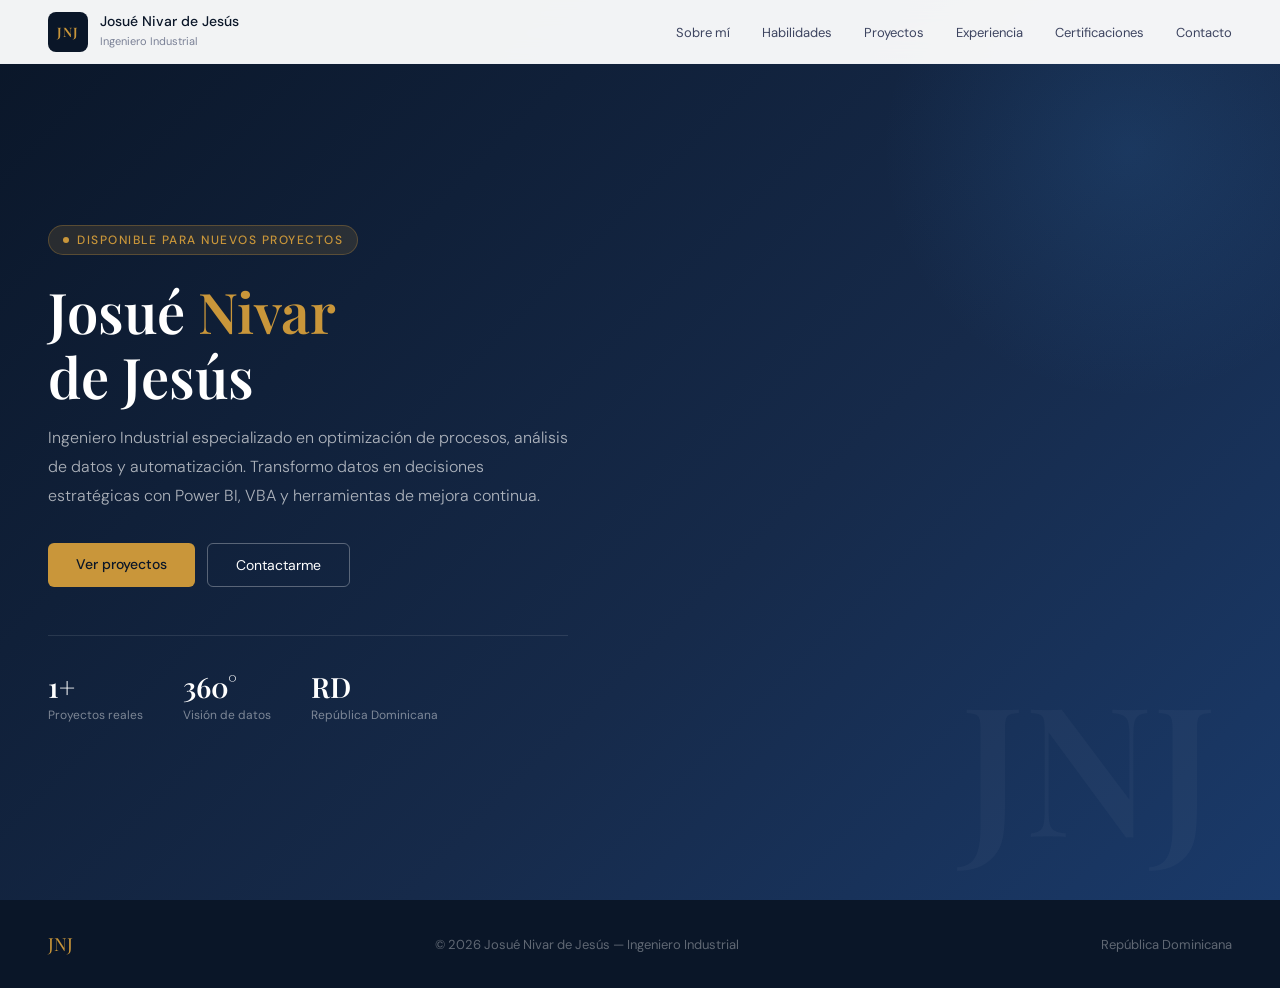
<file: index.html>
<!DOCTYPE html>
<html lang="es">
<head>
<meta charset="UTF-8" />
<meta name="viewport" content="width=device-width, initial-scale=1.0" />
<title>Josué Nivar de Jesús — Ingeniero Industrial</title>
<link href="https://fonts.googleapis.com/css2?family=Playfair+Display:wght@400;600&family=DM+Sans:wght@300;400;500&display=swap" rel="stylesheet" />
<link rel="stylesheet" href="style.css" />
</head>
<body>

<nav>
  <a href="index.html" class="nav-logo">
    <div class="logo-badge">JNJ</div>
    <div class="logo-info">
      <p>Josué Nivar de Jesús</p>
      <span>Ingeniero Industrial</span>
    </div>
  </a>
  <ul class="nav-links">
    <li><a href="sobre-mi.html">Sobre mí</a></li>
    <li><a href="habilidades.html">Habilidades</a></li>
    <li><a href="proyectos.html">Proyectos</a></li>
    <li><a href="experiencia.html">Experiencia</a></li>
    <li><a href="certificaciones.html">Certificaciones</a></li>
    <li><a href="contacto.html">Contacto</a></li>
  </ul>
  <div class="nav-toggle" onclick="toggleMenu()">☰</div>
</nav>

<section class="hero" id="inicio">
  <div class="hero-content">
    <div class="hero-tag">Disponible para nuevos proyectos</div>
    <h1>Josué <em>Nivar</em><br>de Jesús</h1>
    <p>Ingeniero Industrial especializado en optimización de procesos, análisis de datos y automatización. Transformo datos en decisiones estratégicas con Power BI, VBA y herramientas de mejora continua.</p>
    <div class="hero-btns">
      <a href="proyectos.html" class="btn-gold">Ver proyectos</a>
      <a href="contacto.html" class="btn-ghost">Contactarme</a>
    </div>
    <div class="hero-stats">
      <div>
        <div class="stat-num">1+</div>
        <div class="stat-label">Proyectos reales</div>
      </div>
      <div>
        <div class="stat-num">360°</div>
        <div class="stat-label">Visión de datos</div>
      </div>
      <div>
        <div class="stat-num">RD</div>
        <div class="stat-label">República Dominicana</div>
      </div>
    </div>
  </div>
</section>

<footer>
  <div class="footer-logo">JNJ</div>
  <p>© 2026 Josué Nivar de Jesús — Ingeniero Industrial</p>
  <p>República Dominicana</p>
</footer>

<script>
function toggleMenu() {
  document.querySelector('.nav-links').classList.toggle('open');
}
</script>
</body>
</html>
</file>
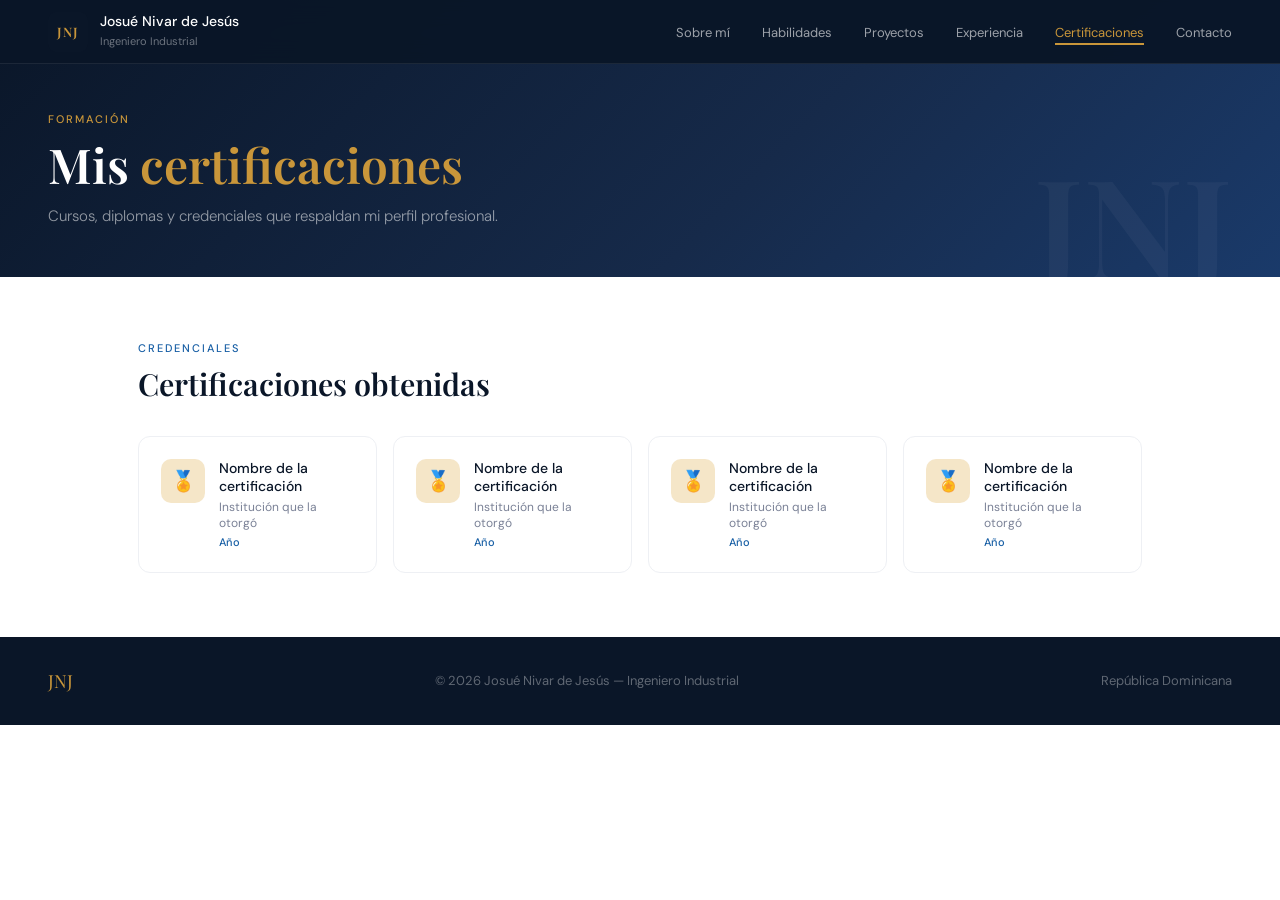
<file: certificaciones.html>
<!DOCTYPE html>
<html lang="es">
<head>
<meta charset="UTF-8" />
<meta name="viewport" content="width=device-width, initial-scale=1.0" />
<title>Certificaciones — Josué Nivar de Jesús</title>
<link rel="stylesheet" href="style.css" />
</head>
<body>

<nav class="dark">
  <a href="index.html" class="nav-logo">
    <div class="logo-badge">JNJ</div>
    <div class="logo-info">
      <p>Josué Nivar de Jesús</p>
      <span>Ingeniero Industrial</span>
    </div>
  </a>
  <ul class="nav-links">
    <li><a href="sobre-mi.html">Sobre mí</a></li>
    <li><a href="habilidades.html">Habilidades</a></li>
    <li><a href="proyectos.html">Proyectos</a></li>
    <li><a href="experiencia.html">Experiencia</a></li>
    <li><a href="certificaciones.html" class="active">Certificaciones</a></li>
    <li><a href="contacto.html">Contacto</a></li>
  </ul>
  <div class="nav-toggle" onclick="toggleMenu()">☰</div>
</nav>

<div class="page-header" data-initials="JNJ">
  <div class="page-header-tag">Formación</div>
  <h1>Mis <em>certificaciones</em></h1>
  <p>Cursos, diplomas y credenciales que respaldan mi perfil profesional.</p>
</div>

<div class="content">
  <div class="section-tag">Credenciales</div>
  <h2 class="section-title">Certificaciones obtenidas</h2>
  <div class="grid-2">

    <div class="cert-card">
      <div class="cert-icon">🏅</div>
      <div>
        <div class="cert-name">Nombre de la certificación</div>
        <div class="cert-inst">Institución que la otorgó</div>
        <div class="cert-year">Año</div>
      </div>
    </div>

    <div class="cert-card">
      <div class="cert-icon">🏅</div>
      <div>
        <div class="cert-name">Nombre de la certificación</div>
        <div class="cert-inst">Institución que la otorgó</div>
        <div class="cert-year">Año</div>
      </div>
    </div>

    <div class="cert-card">
      <div class="cert-icon">🏅</div>
      <div>
        <div class="cert-name">Nombre de la certificación</div>
        <div class="cert-inst">Institución que la otorgó</div>
        <div class="cert-year">Año</div>
      </div>
    </div>

    <div class="cert-card">
      <div class="cert-icon">🏅</div>
      <div>
        <div class="cert-name">Nombre de la certificación</div>
        <div class="cert-inst">Institución que la otorgó</div>
        <div class="cert-year">Año</div>
      </div>
    </div>

  </div>
</div>

<footer>
  <div class="footer-logo">JNJ</div>
  <p>© 2026 Josué Nivar de Jesús — Ingeniero Industrial</p>
  <p>República Dominicana</p>
</footer>

<script>
function toggleMenu() { document.querySelector('.nav-links').classList.toggle('open'); }
</script>
</body>
</html>
</file>
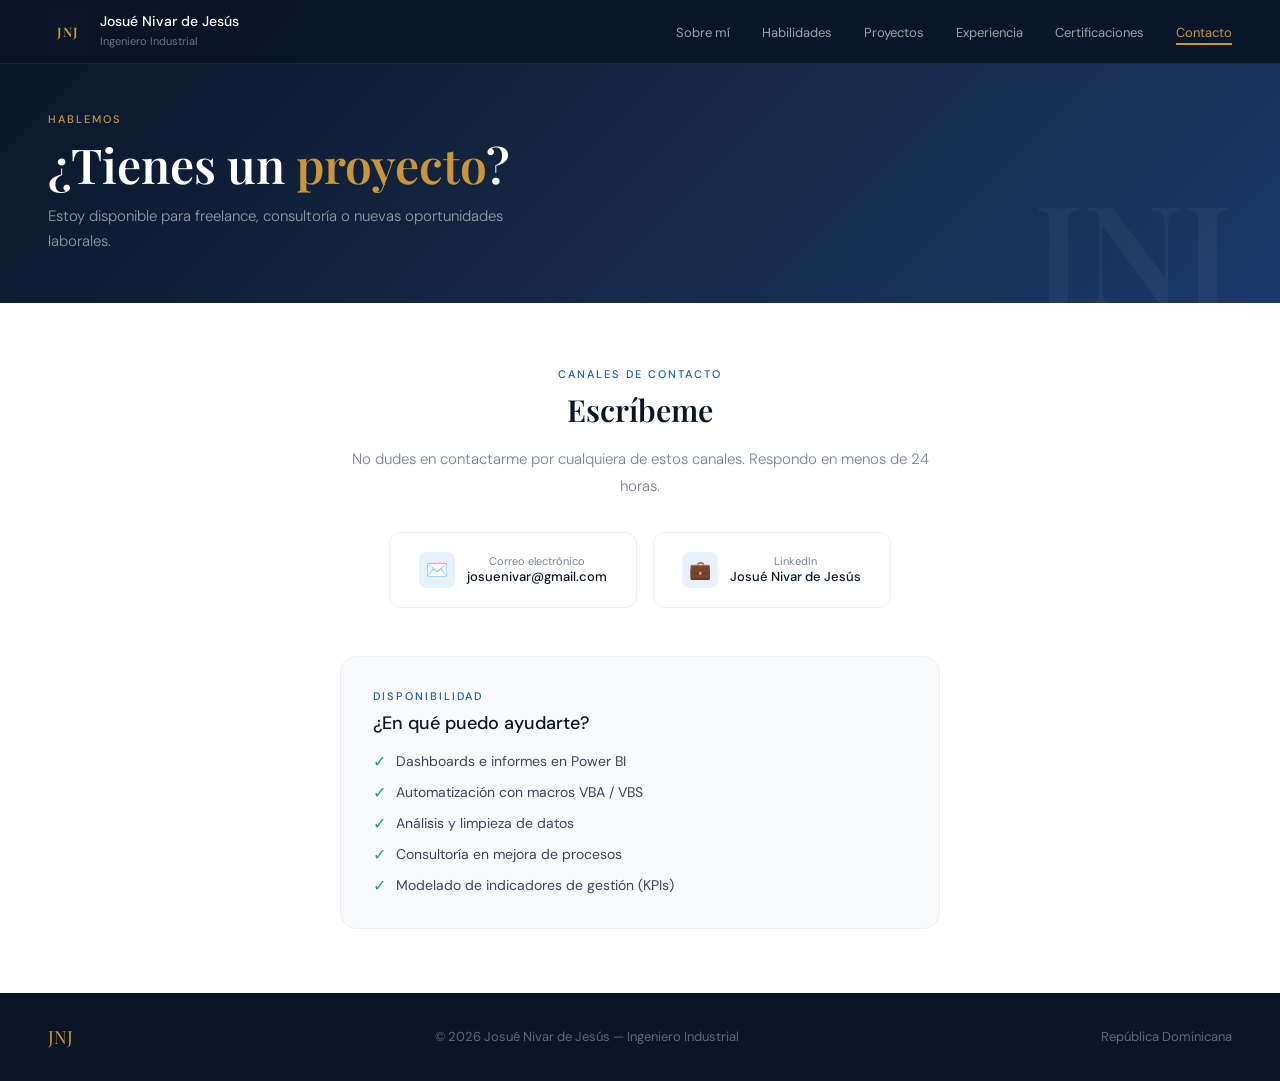
<file: contacto.html>
<!DOCTYPE html>
<html lang="es">
<head>
<meta charset="UTF-8" />
<meta name="viewport" content="width=device-width, initial-scale=1.0" />
<title>Contacto — Josué Nivar de Jesús</title>
<link rel="stylesheet" href="style.css" />
</head>
<body>

<nav class="dark">
  <a href="index.html" class="nav-logo">
    <div class="logo-badge">JNJ</div>
    <div class="logo-info">
      <p>Josué Nivar de Jesús</p>
      <span>Ingeniero Industrial</span>
    </div>
  </a>
  <ul class="nav-links">
    <li><a href="sobre-mi.html">Sobre mí</a></li>
    <li><a href="habilidades.html">Habilidades</a></li>
    <li><a href="proyectos.html">Proyectos</a></li>
    <li><a href="experiencia.html">Experiencia</a></li>
    <li><a href="certificaciones.html">Certificaciones</a></li>
    <li><a href="contacto.html" class="active">Contacto</a></li>
  </ul>
  <div class="nav-toggle" onclick="toggleMenu()">☰</div>
</nav>

<div class="page-header" data-initials="JNJ">
  <div class="page-header-tag">Hablemos</div>
  <h1>¿Tienes un <em>proyecto</em>?</h1>
  <p>Estoy disponible para freelance, consultoría o nuevas oportunidades laborales.</p>
</div>

<div class="content">
  <div class="contact-inner">
    <div class="section-tag" style="text-align:center;">Canales de contacto</div>
    <h2 class="section-title" style="text-align:center; margin-bottom: 1rem;">Escríbeme</h2>
    <p>No dudes en contactarme por cualquiera de estos canales. Respondo en menos de 24 horas.</p>
    <div class="contact-cards">
      <a href="mailto:josuenivar@gmail.com" class="contact-card">
        <div class="contact-card-icon">✉️</div>
        <div>
          <div class="contact-card-label">Correo electrónico</div>
          <div class="contact-card-value">josuenivar@gmail.com</div>
        </div>
      </a>
      <a href="https://www.linkedin.com/in/josu%C3%A9-nivar-de-jes%C3%BAs" target="_blank" class="contact-card">
        <div class="contact-card-icon">💼</div>
        <div>
          <div class="contact-card-label">LinkedIn</div>
          <div class="contact-card-value">Josué Nivar de Jesús</div>
        </div>
      </a>
    </div>

    <div style="margin-top: 3rem; padding: 2rem; background: var(--gray-50); border-radius: 16px; border: 1px solid var(--gray-100); text-align: left;">
      <div class="section-tag">Disponibilidad</div>
      <h3 style="font-size: 18px; font-weight: 500; color: var(--navy); margin-bottom: 1rem;">¿En qué puedo ayudarte?</h3>
      <div style="display: flex; flex-direction: column; gap: 10px;">
        <div style="display: flex; align-items: center; gap: 10px; font-size: 14px; color: var(--gray-700);">
          <span style="color: #1D9E75; font-size: 16px;">✓</span> Dashboards e informes en Power BI
        </div>
        <div style="display: flex; align-items: center; gap: 10px; font-size: 14px; color: var(--gray-700);">
          <span style="color: #1D9E75; font-size: 16px;">✓</span> Automatización con macros VBA / VBS
        </div>
        <div style="display: flex; align-items: center; gap: 10px; font-size: 14px; color: var(--gray-700);">
          <span style="color: #1D9E75; font-size: 16px;">✓</span> Análisis y limpieza de datos
        </div>
        <div style="display: flex; align-items: center; gap: 10px; font-size: 14px; color: var(--gray-700);">
          <span style="color: #1D9E75; font-size: 16px;">✓</span> Consultoría en mejora de procesos
        </div>
        <div style="display: flex; align-items: center; gap: 10px; font-size: 14px; color: var(--gray-700);">
          <span style="color: #1D9E75; font-size: 16px;">✓</span> Modelado de indicadores de gestión (KPIs)
        </div>
      </div>
    </div>
  </div>
</div>

<footer>
  <div class="footer-logo">JNJ</div>
  <p>© 2026 Josué Nivar de Jesús — Ingeniero Industrial</p>
  <p>República Dominicana</p>
</footer>

<script>
function toggleMenu() { document.querySelector('.nav-links').classList.toggle('open'); }
</script>
</body>
</html>
</file>
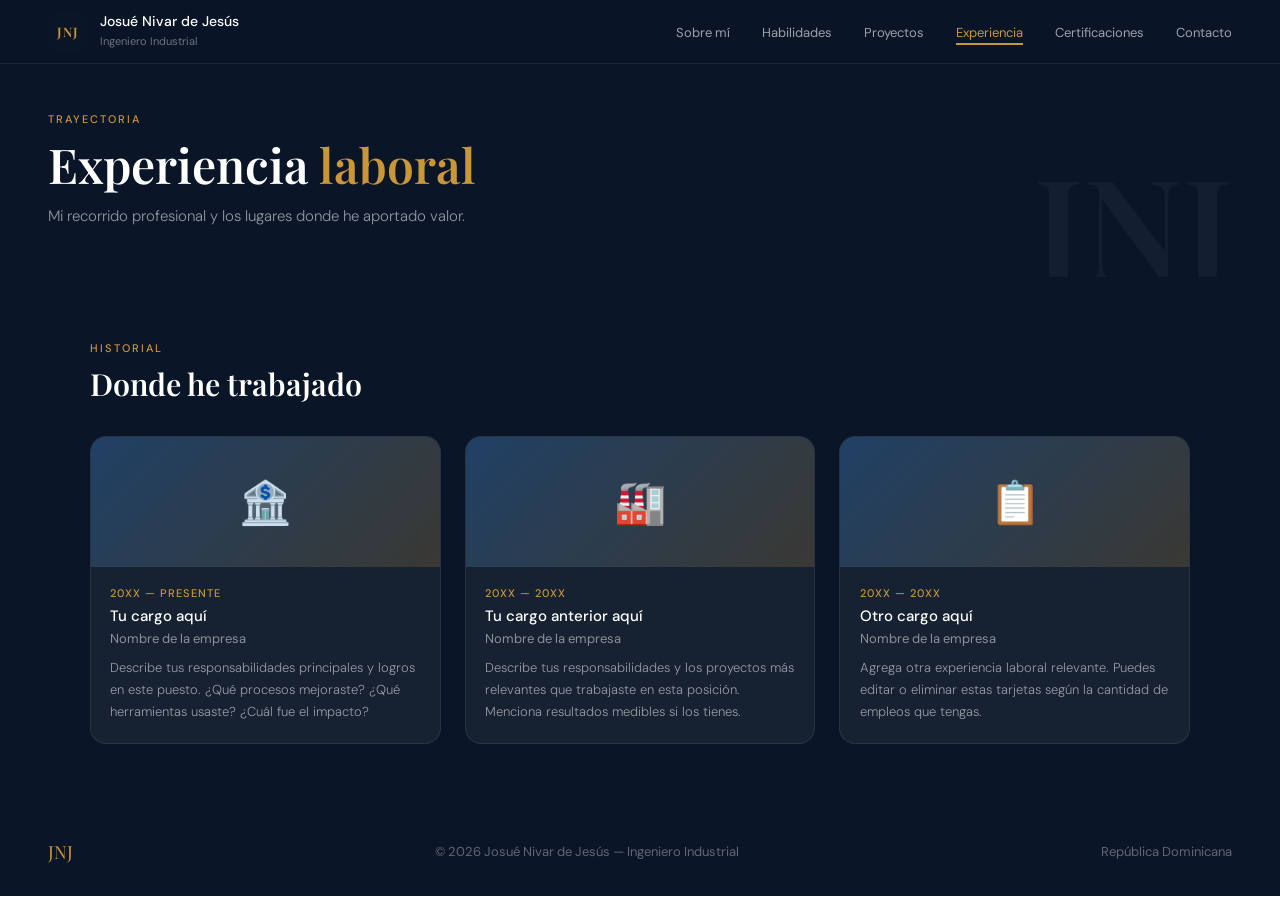
<file: experiencia.html>
<!DOCTYPE html>
<html lang="es">
<head>
<meta charset="UTF-8" />
<meta name="viewport" content="width=device-width, initial-scale=1.0" />
<title>Experiencia — Josué Nivar de Jesús</title>
<link rel="stylesheet" href="style.css" />
</head>
<body>

<nav class="dark">
  <a href="index.html" class="nav-logo">
    <div class="logo-badge">JNJ</div>
    <div class="logo-info">
      <p>Josué Nivar de Jesús</p>
      <span>Ingeniero Industrial</span>
    </div>
  </a>
  <ul class="nav-links">
    <li><a href="sobre-mi.html">Sobre mí</a></li>
    <li><a href="habilidades.html">Habilidades</a></li>
    <li><a href="proyectos.html">Proyectos</a></li>
    <li><a href="experiencia.html" class="active">Experiencia</a></li>
    <li><a href="certificaciones.html">Certificaciones</a></li>
    <li><a href="contacto.html">Contacto</a></li>
  </ul>
  <div class="nav-toggle" onclick="toggleMenu()">☰</div>
</nav>

<div class="page-header bg-dark" data-initials="JNJ">
  <div class="page-header-tag">Trayectoria</div>
  <h1>Experiencia <em>laboral</em></h1>
  <p>Mi recorrido profesional y los lugares donde he aportado valor.</p>
</div>

<div class="bg-dark" style="padding: 4rem 3rem;">
  <div style="max-width: 1100px; margin: 0 auto;">
    <div class="section-tag" style="color: var(--gold);">Historial</div>
    <h2 class="section-title" style="color: white; margin-bottom: 2rem;">Donde he trabajado</h2>
    <div class="grid-3">

      <div class="exp-card">
        <div class="exp-card-img">🏦</div>
        <div class="exp-card-body">
          <div class="exp-period">20XX — Presente</div>
          <div class="exp-role">Tu cargo aquí</div>
          <div class="exp-company">Nombre de la empresa</div>
          <div class="exp-desc">Describe tus responsabilidades principales y logros en este puesto. ¿Qué procesos mejoraste? ¿Qué herramientas usaste? ¿Cuál fue el impacto?</div>
        </div>
      </div>

      <div class="exp-card">
        <div class="exp-card-img">🏭</div>
        <div class="exp-card-body">
          <div class="exp-period">20XX — 20XX</div>
          <div class="exp-role">Tu cargo anterior aquí</div>
          <div class="exp-company">Nombre de la empresa</div>
          <div class="exp-desc">Describe tus responsabilidades y los proyectos más relevantes que trabajaste en esta posición. Menciona resultados medibles si los tienes.</div>
        </div>
      </div>

      <div class="exp-card">
        <div class="exp-card-img">📋</div>
        <div class="exp-card-body">
          <div class="exp-period">20XX — 20XX</div>
          <div class="exp-role">Otro cargo aquí</div>
          <div class="exp-company">Nombre de la empresa</div>
          <div class="exp-desc">Agrega otra experiencia laboral relevante. Puedes editar o eliminar estas tarjetas según la cantidad de empleos que tengas.</div>
        </div>
      </div>

    </div>
  </div>
</div>

<footer>
  <div class="footer-logo">JNJ</div>
  <p>© 2026 Josué Nivar de Jesús — Ingeniero Industrial</p>
  <p>República Dominicana</p>
</footer>

<script>
function toggleMenu() { document.querySelector('.nav-links').classList.toggle('open'); }
</script>
</body>
</html>
</file>
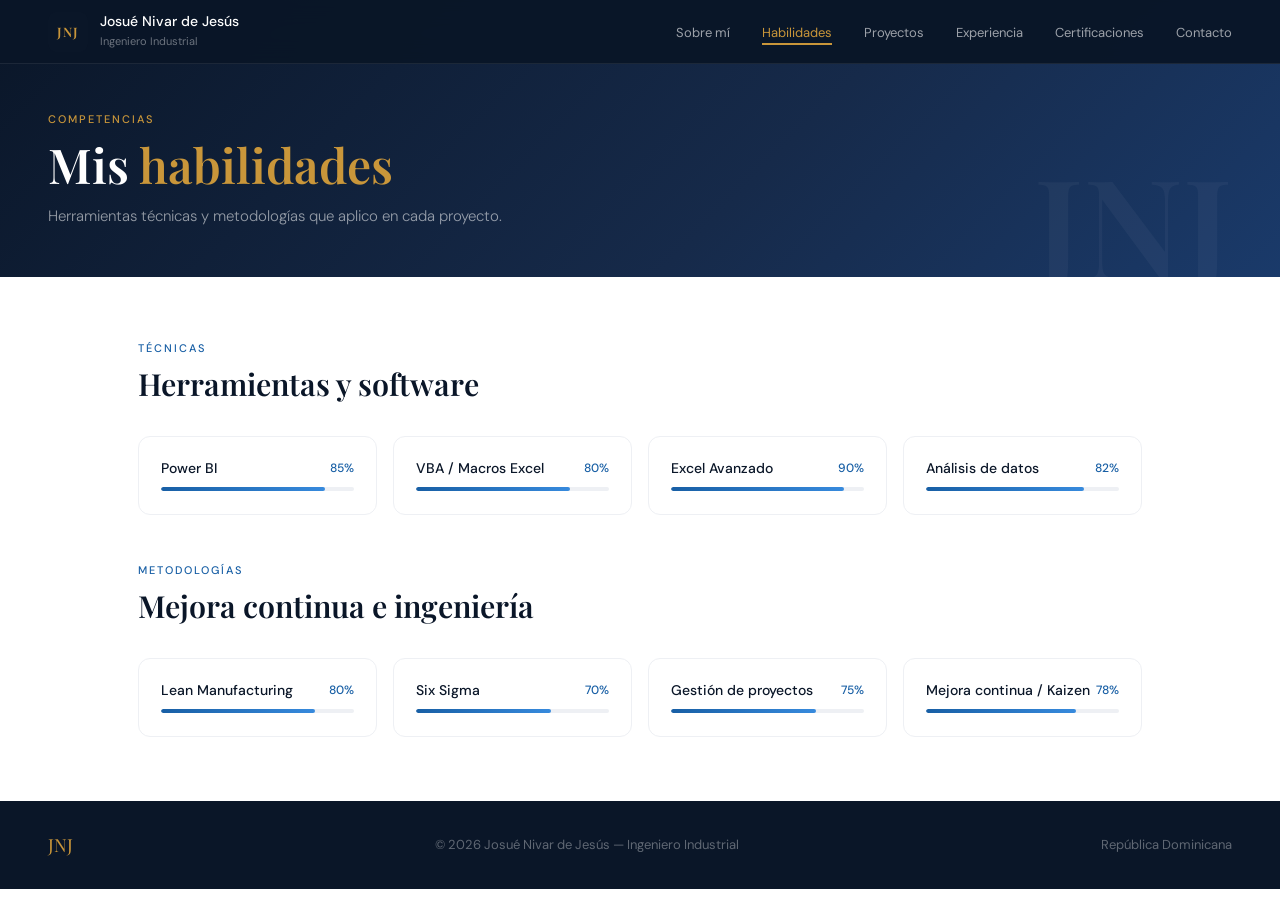
<file: habilidades.html>
<!DOCTYPE html>
<html lang="es">
<head>
<meta charset="UTF-8" />
<meta name="viewport" content="width=device-width, initial-scale=1.0" />
<title>Habilidades — Josué Nivar de Jesús</title>
<link rel="stylesheet" href="style.css" />
</head>
<body>

<nav class="dark">
  <a href="index.html" class="nav-logo">
    <div class="logo-badge">JNJ</div>
    <div class="logo-info">
      <p>Josué Nivar de Jesús</p>
      <span>Ingeniero Industrial</span>
    </div>
  </a>
  <ul class="nav-links">
    <li><a href="sobre-mi.html">Sobre mí</a></li>
    <li><a href="habilidades.html" class="active">Habilidades</a></li>
    <li><a href="proyectos.html">Proyectos</a></li>
    <li><a href="experiencia.html">Experiencia</a></li>
    <li><a href="certificaciones.html">Certificaciones</a></li>
    <li><a href="contacto.html">Contacto</a></li>
  </ul>
  <div class="nav-toggle" onclick="toggleMenu()">☰</div>
</nav>

<div class="page-header" data-initials="JNJ">
  <div class="page-header-tag">Competencias</div>
  <h1>Mis <em>habilidades</em></h1>
  <p>Herramientas técnicas y metodologías que aplico en cada proyecto.</p>
</div>

<div class="content">
  <div class="section-tag">Técnicas</div>
  <h2 class="section-title">Herramientas y software</h2>
  <div class="grid-2" style="margin-bottom: 3rem;">
    <div class="skill-card"><div class="skill-header"><span class="skill-name">Power BI</span><span class="skill-pct">85%</span></div><div class="skill-bar"><div class="skill-fill" style="width:85%"></div></div></div>
    <div class="skill-card"><div class="skill-header"><span class="skill-name">VBA / Macros Excel</span><span class="skill-pct">80%</span></div><div class="skill-bar"><div class="skill-fill" style="width:80%"></div></div></div>
    <div class="skill-card"><div class="skill-header"><span class="skill-name">Excel Avanzado</span><span class="skill-pct">90%</span></div><div class="skill-bar"><div class="skill-fill" style="width:90%"></div></div></div>
    <div class="skill-card"><div class="skill-header"><span class="skill-name">Análisis de datos</span><span class="skill-pct">82%</span></div><div class="skill-bar"><div class="skill-fill" style="width:82%"></div></div></div>
  </div>

  <div class="section-tag">Metodologías</div>
  <h2 class="section-title">Mejora continua e ingeniería</h2>
  <div class="grid-2">
    <div class="skill-card"><div class="skill-header"><span class="skill-name">Lean Manufacturing</span><span class="skill-pct">80%</span></div><div class="skill-bar"><div class="skill-fill" style="width:80%"></div></div></div>
    <div class="skill-card"><div class="skill-header"><span class="skill-name">Six Sigma</span><span class="skill-pct">70%</span></div><div class="skill-bar"><div class="skill-fill" style="width:70%"></div></div></div>
    <div class="skill-card"><div class="skill-header"><span class="skill-name">Gestión de proyectos</span><span class="skill-pct">75%</span></div><div class="skill-bar"><div class="skill-fill" style="width:75%"></div></div></div>
    <div class="skill-card"><div class="skill-header"><span class="skill-name">Mejora continua / Kaizen</span><span class="skill-pct">78%</span></div><div class="skill-bar"><div class="skill-fill" style="width:78%"></div></div></div>
  </div>
</div>

<footer>
  <div class="footer-logo">JNJ</div>
  <p>© 2026 Josué Nivar de Jesús — Ingeniero Industrial</p>
  <p>República Dominicana</p>
</footer>

<script>
function toggleMenu() { document.querySelector('.nav-links').classList.toggle('open'); }
</script>
</body>
</html>
</file>
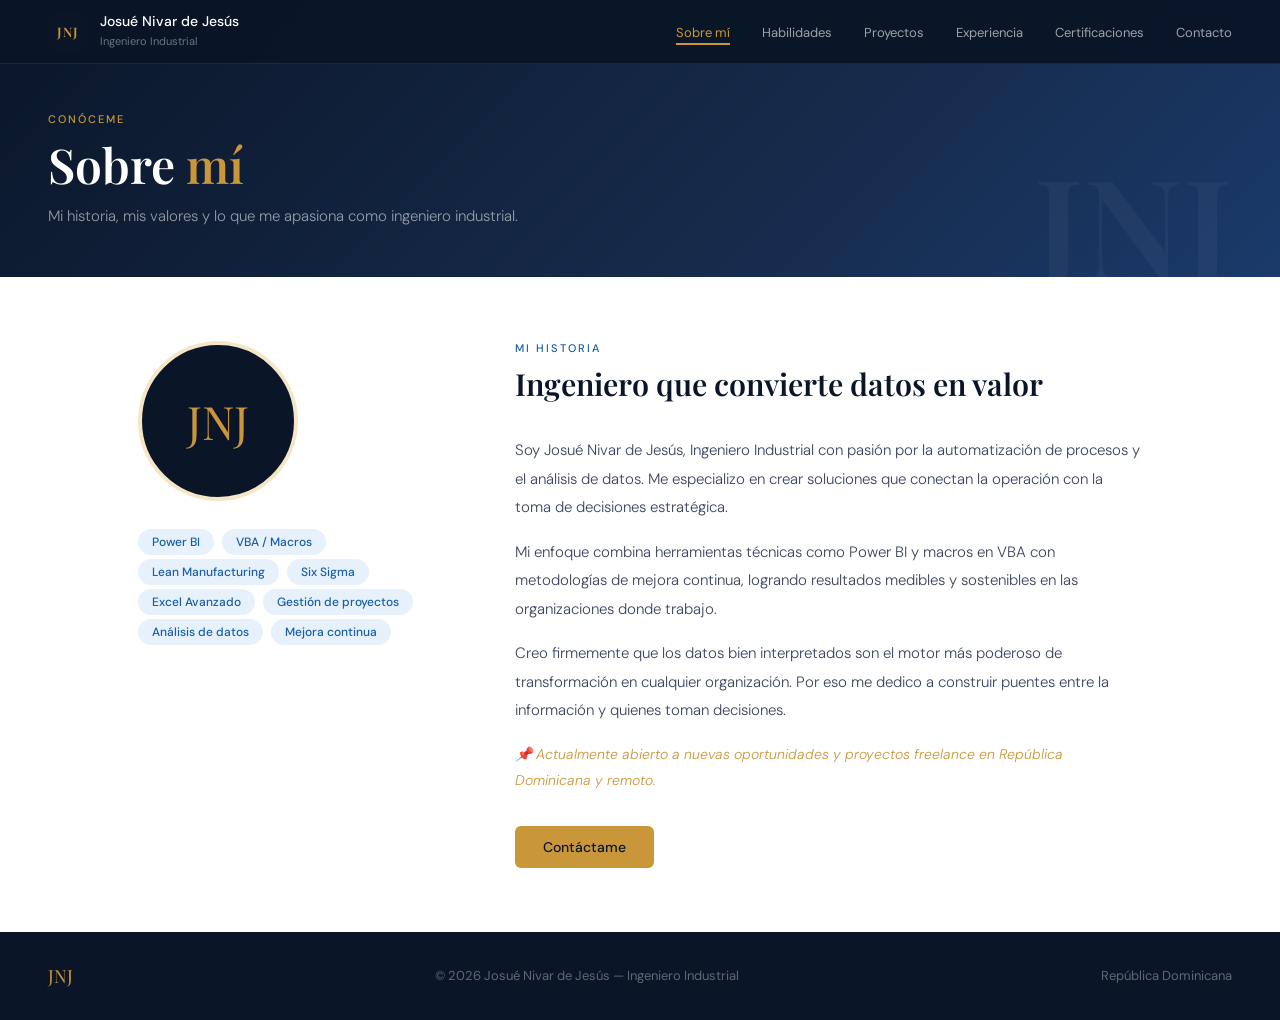
<file: sobre-mi.html>
<!DOCTYPE html>
<html lang="es">
<head>
<meta charset="UTF-8" />
<meta name="viewport" content="width=device-width, initial-scale=1.0" />
<title>Sobre mí — Josué Nivar de Jesús</title>
<link rel="stylesheet" href="style.css" />
</head>
<body>

<nav class="dark">
  <a href="index.html" class="nav-logo">
    <div class="logo-badge">JNJ</div>
    <div class="logo-info">
      <p>Josué Nivar de Jesús</p>
      <span>Ingeniero Industrial</span>
    </div>
  </a>
  <ul class="nav-links">
    <li><a href="sobre-mi.html" class="active">Sobre mí</a></li>
    <li><a href="habilidades.html">Habilidades</a></li>
    <li><a href="proyectos.html">Proyectos</a></li>
    <li><a href="experiencia.html">Experiencia</a></li>
    <li><a href="certificaciones.html">Certificaciones</a></li>
    <li><a href="contacto.html">Contacto</a></li>
  </ul>
  <div class="nav-toggle" onclick="toggleMenu()">☰</div>
</nav>

<div class="page-header" data-initials="JNJ">
  <div class="page-header-tag">Conóceme</div>
  <h1>Sobre <em>mí</em></h1>
  <p>Mi historia, mis valores y lo que me apasiona como ingeniero industrial.</p>
</div>

<div class="content">
  <div class="about-grid">
    <div>
      <div class="about-avatar">JNJ</div>
      <div class="chips">
        <span class="chip">Power BI</span>
        <span class="chip">VBA / Macros</span>
        <span class="chip">Lean Manufacturing</span>
        <span class="chip">Six Sigma</span>
        <span class="chip">Excel Avanzado</span>
        <span class="chip">Gestión de proyectos</span>
        <span class="chip">Análisis de datos</span>
        <span class="chip">Mejora continua</span>
      </div>
    </div>
    <div class="about-text">
      <div class="section-tag">Mi historia</div>
      <h2 class="section-title">Ingeniero que convierte datos en valor</h2>
      <p>Soy Josué Nivar de Jesús, Ingeniero Industrial con pasión por la automatización de procesos y el análisis de datos. Me especializo en crear soluciones que conectan la operación con la toma de decisiones estratégica.</p>
      <p>Mi enfoque combina herramientas técnicas como Power BI y macros en VBA con metodologías de mejora continua, logrando resultados medibles y sostenibles en las organizaciones donde trabajo.</p>
      <p>Creo firmemente que los datos bien interpretados son el motor más poderoso de transformación en cualquier organización. Por eso me dedico a construir puentes entre la información y quienes toman decisiones.</p>
      <p style="color: #C9963A; font-style: italic; font-size: 14px;">📌 Actualmente abierto a nuevas oportunidades y proyectos freelance en República Dominicana y remoto.</p>
      <div style="margin-top: 2rem;">
        <a href="contacto.html" class="btn-gold">Contáctame</a>
      </div>
    </div>
  </div>
</div>

<footer>
  <div class="footer-logo">JNJ</div>
  <p>© 2026 Josué Nivar de Jesús — Ingeniero Industrial</p>
  <p>República Dominicana</p>
</footer>

<script>
function toggleMenu() { document.querySelector('.nav-links').classList.toggle('open'); }
const links = document.querySelectorAll('.nav-links a');
links.forEach(l => { if (l.href === window.location.href) l.classList.add('active'); });
</script>
</body>
</html>
</file>
<file: style.css>
@import url('https://fonts.googleapis.com/css2?family=Playfair+Display:wght@400;600&family=DM+Sans:wght@300;400;500&display=swap');

:root {
  --navy: #0a1628;
  --blue: #185FA5;
  --blue-light: #E6F1FB;
  --blue-mid: #378ADD;
  --gold: #C9963A;
  --gold-light: #F5E6C8;
  --white: #ffffff;
  --gray-50: #f8f9fb;
  --gray-100: #eef0f4;
  --gray-300: #c4c9d4;
  --gray-500: #7a8196;
  --gray-700: #3d4460;
  --text: #0f1c2e;
}
* { margin: 0; padding: 0; box-sizing: border-box; }
html { scroll-behavior: smooth; }
body { font-family: 'DM Sans', sans-serif; background: var(--white); color: var(--text); }

/* NAV */
nav {
  position: fixed; top: 0; left: 0; right: 0; z-index: 100;
  display: flex; align-items: center; justify-content: space-between;
  padding: 0 3rem; height: 64px;
  background: rgba(255,255,255,0.95);
  backdrop-filter: blur(12px);
  border-bottom: 1px solid var(--gray-100);
}
.nav-logo { display: flex; align-items: center; gap: 12px; text-decoration: none; }
.logo-badge {
  width: 40px; height: 40px; border-radius: 8px;
  background: var(--navy); display: flex; align-items: center; justify-content: center;
  font-family: 'Playfair Display', serif; font-size: 13px; font-weight: 600;
  color: var(--gold); letter-spacing: 1px;
}
.logo-info p { font-size: 14px; font-weight: 500; color: var(--navy); line-height: 1.2; }
.logo-info span { font-size: 11px; color: var(--gray-500); }
.nav-links { display: flex; gap: 2rem; list-style: none; }
.nav-links a {
  font-size: 13px; font-weight: 400; color: var(--gray-700);
  text-decoration: none; transition: color 0.2s; padding-bottom: 2px;
  border-bottom: 2px solid transparent;
}
.nav-links a:hover, .nav-links a.active { color: var(--blue); border-bottom-color: var(--blue); }
.nav-toggle { display: none; font-size: 22px; cursor: pointer; color: var(--navy); }

/* PAGE HEADER */
.page-header {
  padding: 7rem 3rem 3rem;
  background: linear-gradient(135deg, var(--navy) 0%, #162a4a 60%, #1a3a6a 100%);
  position: relative; overflow: hidden;
}
.page-header::after {
  content: attr(data-initials);
  position: absolute; right: 3rem; bottom: -1rem;
  font-family: 'Playfair Display', serif; font-size: 140px; font-weight: 600;
  color: rgba(255,255,255,0.04); line-height: 1; pointer-events: none;
}
.page-header-tag { font-size: 11px; letter-spacing: 2px; text-transform: uppercase; color: var(--gold); font-weight: 500; margin-bottom: 10px; }
.page-header h1 {
  font-family: 'Playfair Display', serif;
  font-size: clamp(2rem, 4vw, 3rem); font-weight: 600; color: var(--white); line-height: 1.2;
}
.page-header h1 em { font-style: normal; color: var(--gold); }
.page-header p { font-size: 15px; color: rgba(255,255,255,0.55); margin-top: 10px; font-weight: 300; max-width: 520px; line-height: 1.7; }

/* CONTENT */
.content { padding: 4rem 3rem; max-width: 1100px; margin: 0 auto; }
.section-tag { font-size: 11px; letter-spacing: 2px; text-transform: uppercase; color: var(--blue); font-weight: 500; margin-bottom: 8px; }
.section-title { font-family: 'Playfair Display', serif; font-size: clamp(1.4rem, 2.5vw, 1.9rem); font-weight: 600; color: var(--navy); margin-bottom: 2rem; }

/* HERO */
.hero {
  min-height: 100vh; display: flex; align-items: center;
  padding: 7rem 3rem 4rem;
  background: linear-gradient(135deg, var(--navy) 0%, #162a4a 60%, #1a3a6a 100%);
  position: relative; overflow: hidden;
}
.hero::before {
  content: ''; position: absolute; top: -100px; right: -100px;
  width: 500px; height: 500px; border-radius: 50%;
  background: radial-gradient(circle, rgba(56,138,221,0.15) 0%, transparent 70%);
}
.hero::after {
  content: 'JNJ'; position: absolute; right: 4rem; bottom: 3rem;
  font-family: 'Playfair Display', serif; font-size: 180px; font-weight: 600;
  color: rgba(255,255,255,0.03); line-height: 1; pointer-events: none;
}
.hero-content { max-width: 680px; position: relative; z-index: 1; }
.hero-tag {
  display: inline-flex; align-items: center; gap: 8px;
  background: rgba(201,150,58,0.15); border: 1px solid rgba(201,150,58,0.3);
  color: var(--gold); font-size: 12px; font-weight: 500; letter-spacing: 1.5px;
  text-transform: uppercase; padding: 6px 14px; border-radius: 20px; margin-bottom: 1.5rem;
}
.hero-tag::before { content: ''; width: 6px; height: 6px; border-radius: 50%; background: var(--gold); }
.hero h1 {
  font-family: 'Playfair Display', serif;
  font-size: clamp(2.2rem, 5vw, 3.5rem); font-weight: 600; color: var(--white); line-height: 1.15; margin-bottom: 1rem;
}
.hero h1 em { font-style: normal; color: var(--gold); }
.hero p { font-size: 16px; color: rgba(255,255,255,0.65); line-height: 1.8; max-width: 520px; margin-bottom: 2rem; font-weight: 300; }
.hero-btns { display: flex; gap: 12px; flex-wrap: wrap; }
.hero-stats { display: flex; gap: 2.5rem; margin-top: 3rem; padding-top: 2rem; border-top: 1px solid rgba(255,255,255,0.1); }
.stat-num { font-family: 'Playfair Display', serif; font-size: 28px; color: var(--white); font-weight: 600; }
.stat-label { font-size: 12px; color: rgba(255,255,255,0.45); margin-top: 2px; }

/* BUTTONS */
.btn-gold {
  padding: 12px 28px; background: var(--gold); color: var(--navy);
  border-radius: 6px; font-size: 14px; font-weight: 500; text-decoration: none;
  transition: opacity 0.2s; border: none; cursor: pointer; display: inline-block;
}
.btn-gold:hover { opacity: 0.88; }
.btn-ghost {
  padding: 12px 28px; background: transparent; color: var(--white);
  border: 1px solid rgba(255,255,255,0.3); border-radius: 6px;
  font-size: 14px; font-weight: 400; text-decoration: none; transition: border-color 0.2s; display: inline-block;
}
.btn-ghost:hover { border-color: rgba(255,255,255,0.7); }

/* CARDS */
.card {
  background: var(--white); border: 1px solid var(--gray-100);
  border-radius: 16px; overflow: hidden;
  transition: transform 0.2s, box-shadow 0.2s;
}
.card:hover { transform: translateY(-4px); box-shadow: 0 12px 32px rgba(10,22,40,0.1); }
.card-img {
  height: 160px;
  display: flex; align-items: center; justify-content: center;
  font-size: 52px; position: relative; overflow: hidden;
}
.card-img-label {
  position: absolute; bottom: 12px; left: 12px;
  background: var(--gold); color: var(--navy);
  font-size: 10px; font-weight: 500; letter-spacing: 1px; text-transform: uppercase;
  padding: 3px 10px; border-radius: 4px;
}
.card-body { padding: 1.4rem; }
.card-title { font-size: 16px; font-weight: 500; color: var(--navy); margin-bottom: 8px; }
.card-desc { font-size: 13px; color: var(--gray-500); line-height: 1.7; margin-bottom: 1rem; font-weight: 300; }
.tool-badge { padding: 3px 10px; background: var(--blue-light); color: var(--blue); border-radius: 4px; font-size: 11px; font-weight: 500; }
.badges { display: flex; flex-wrap: wrap; gap: 6px; }
.grid-3 { display: grid; grid-template-columns: repeat(auto-fit, minmax(290px, 1fr)); gap: 24px; }
.grid-2 { display: grid; grid-template-columns: repeat(auto-fit, minmax(220px, 1fr)); gap: 16px; }

/* SKILL */
.skill-card {
  background: var(--white); border: 1px solid var(--gray-100);
  border-radius: 12px; padding: 1.4rem;
  transition: transform 0.2s, box-shadow 0.2s;
}
.skill-card:hover { transform: translateY(-3px); box-shadow: 0 8px 24px rgba(10,22,40,0.08); }
.skill-header { display: flex; justify-content: space-between; align-items: center; margin-bottom: 10px; }
.skill-name { font-size: 14px; font-weight: 500; color: var(--navy); }
.skill-pct { font-size: 12px; color: var(--blue); font-weight: 500; }
.skill-bar { height: 4px; background: var(--gray-100); border-radius: 2px; overflow: hidden; }
.skill-fill { height: 100%; background: linear-gradient(90deg, var(--blue) 0%, var(--blue-mid) 100%); border-radius: 2px; }

/* EXP CARD */
.exp-card {
  background: rgba(255,255,255,0.05); border: 1px solid rgba(255,255,255,0.08);
  border-radius: 16px; overflow: hidden; transition: background 0.2s;
}
.exp-card:hover { background: rgba(255,255,255,0.1); }
.exp-card-img {
  height: 130px;
  background: linear-gradient(135deg, rgba(56,138,221,0.3) 0%, rgba(201,150,58,0.2) 100%);
  display: flex; align-items: center; justify-content: center; font-size: 42px;
}
.exp-card-body { padding: 1.2rem; }
.exp-period { font-size: 11px; color: var(--gold); font-weight: 500; letter-spacing: 1px; text-transform: uppercase; margin-bottom: 6px; }
.exp-role { font-size: 15px; font-weight: 500; color: var(--white); margin-bottom: 4px; }
.exp-company { font-size: 13px; color: rgba(255,255,255,0.5); margin-bottom: 10px; }
.exp-desc { font-size: 13px; color: rgba(255,255,255,0.55); line-height: 1.7; font-weight: 300; }

/* CERT */
.cert-card {
  background: var(--white); border: 1px solid var(--gray-100);
  border-radius: 12px; padding: 1.4rem;
  display: flex; align-items: flex-start; gap: 14px;
  transition: transform 0.2s, box-shadow 0.2s;
}
.cert-card:hover { transform: translateY(-3px); box-shadow: 0 8px 24px rgba(10,22,40,0.08); }
.cert-icon {
  width: 44px; height: 44px; border-radius: 10px;
  background: var(--gold-light); display: flex; align-items: center;
  justify-content: center; font-size: 20px; flex-shrink: 0;
}
.cert-name { font-size: 14px; font-weight: 500; color: var(--navy); margin-bottom: 4px; }
.cert-inst { font-size: 12px; color: var(--gray-500); margin-bottom: 4px; }
.cert-year { font-size: 11px; color: var(--blue); font-weight: 500; }

/* ABOUT */
.about-grid { display: grid; grid-template-columns: 1fr 2fr; gap: 4rem; align-items: start; }
.about-avatar {
  width: 160px; height: 160px; border-radius: 50%;
  background: var(--navy); display: flex; align-items: center; justify-content: center;
  font-family: 'Playfair Display', serif; font-size: 46px; color: var(--gold);
  border: 4px solid var(--gold-light); margin-bottom: 1.5rem;
}
.about-text p { font-size: 15px; line-height: 1.9; color: var(--gray-700); margin-bottom: 1rem; font-weight: 300; }
.chip { padding: 5px 14px; background: var(--blue-light); color: var(--blue); border-radius: 20px; font-size: 12px; font-weight: 500; display: inline-block; margin: 4px 4px 0 0; }
.chips { margin-top: 1.5rem; }

/* CONTACT */
.contact-inner { max-width: 600px; margin: 0 auto; text-align: center; }
.contact-inner p { font-size: 15px; color: var(--gray-500); line-height: 1.8; margin-bottom: 2rem; font-weight: 300; }
.contact-cards { display: flex; gap: 16px; justify-content: center; flex-wrap: wrap; }
.contact-card {
  background: var(--white); border: 1px solid var(--gray-100);
  border-radius: 12px; padding: 1.2rem 1.8rem;
  display: flex; align-items: center; gap: 12px;
  text-decoration: none; transition: transform 0.2s, box-shadow 0.2s; min-width: 200px;
}
.contact-card:hover { transform: translateY(-3px); box-shadow: 0 8px 24px rgba(10,22,40,0.08); }
.contact-card-icon { width: 36px; height: 36px; border-radius: 8px; background: var(--blue-light); display: flex; align-items: center; justify-content: center; font-size: 18px; }
.contact-card-label { font-size: 11px; color: var(--gray-500); }
.contact-card-value { font-size: 13px; font-weight: 500; color: var(--navy); }

/* FOOTER */
footer {
  background: var(--navy); padding: 2rem 3rem;
  display: flex; align-items: center; justify-content: space-between;
}
footer p { font-size: 13px; color: rgba(255,255,255,0.35); }
.footer-logo { font-family: 'Playfair Display', serif; font-size: 18px; color: var(--gold); }

/* DARK NAV for inner pages */
nav.dark {
  background: rgba(10,22,40,0.97);
  border-bottom-color: rgba(255,255,255,0.08);
}
nav.dark .logo-info p { color: var(--white); }
nav.dark .logo-info span { color: rgba(255,255,255,0.4); }
nav.dark .nav-links a { color: rgba(255,255,255,0.6); }
nav.dark .nav-links a:hover, nav.dark .nav-links a.active { color: var(--gold); border-bottom-color: var(--gold); }
nav.dark .nav-toggle { color: var(--white); }

/* BG VARIANTS */
.bg-dark { background: var(--navy); }
.bg-gray { background: var(--gray-50); }

@media (max-width: 768px) {
  nav { padding: 0 1.2rem; }
  .nav-links { display: none; flex-direction: column; position: absolute; top: 64px; left: 0; right: 0; background: var(--white); border-bottom: 1px solid var(--gray-100); padding: 1rem 1.5rem; gap: 1rem; }
  .nav-links.open { display: flex; }
  nav.dark .nav-links { background: var(--navy); }
  .nav-toggle { display: block; }
  .content { padding: 3rem 1.5rem; }
  .page-header { padding: 6rem 1.5rem 2.5rem; }
  .about-grid { grid-template-columns: 1fr; gap: 2rem; }
  .hero { padding: 6rem 1.5rem 3rem; }
  .hero::after { display: none; }
  footer { flex-direction: column; gap: 1rem; text-align: center; padding: 1.5rem; }
}
</file>
